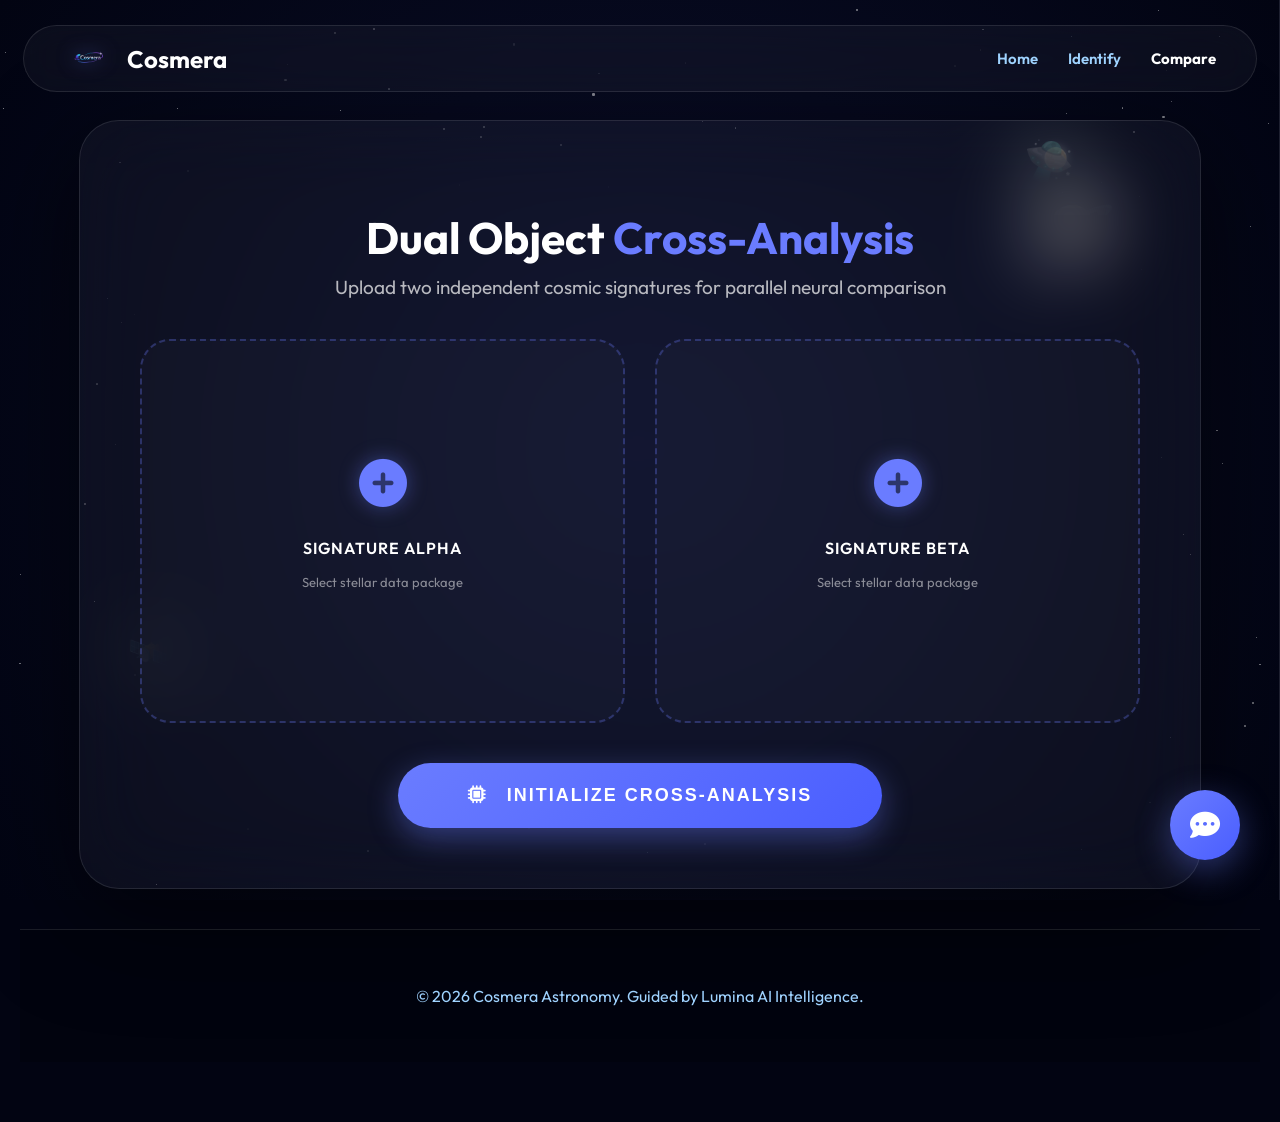
<file: compare.html>
<!DOCTYPE html>
<html lang="en">
<head>
    <meta charset="UTF-8">
    <meta name="viewport" content="width=device-width, initial-scale=1.0">
    <title>Compare | Cosmera AI</title>
    <link href="https://fonts.googleapis.com/css2?family=Outfit:wght@300;400;600;700&display=swap" rel="stylesheet">
    <link rel="stylesheet" href="https://cdnjs.cloudflare.com/ajax/libs/font-awesome/6.4.0/css/all.min.css">
    <link rel="stylesheet" href="cosmic-animations.css">
    <style>
        :root {
            --bg-deep: #020412;
            --accent-primary: #6a7cff;
            --accent-secondary: #9fd3ff;
            --accent-glow: rgba(106, 124, 255, 0.4);
            --glass: rgba(255, 255, 255, 0.04);
            --glass-border: rgba(255, 255, 255, 0.1);
            --text-dim: #9fd3ff;
        }
        body {
            background: var(--bg-deep);
            color: white;
            font-family: 'Outfit', sans-serif;
            min-height: 100vh;
            margin: 0;
            display: flex;
            flex-direction: column;
            align-items: center;
            justify-content: flex-start;
            padding: 120px 20px 60px;
            overflow-x: hidden;
        }
        #starfield { position: fixed; top:0; left:0; width:100%; height:100%; z-index:-1; pointer-events:none; background: radial-gradient(circle at center, #0a0e2a 0%, #020412 100%); }
        .star { position: absolute; background: white; border-radius: 50%; opacity: 0.5; animation: twinkle var(--d) infinite; }
        @keyframes twinkle { 0%,100% {opacity:0.3; transform: scale(1);} 50% {opacity:1; transform: scale(1.2);} }

        .container {
            background: var(--glass);
            backdrop-filter: blur(40px);
            border: 1px solid var(--glass-border);
            padding: 60px;
            border-radius: 40px;
            width: 100%;
            max-width: 1000px;
            text-align: center;
            box-shadow: 0 30px 100px rgba(0,0,0,0.6);
            position: relative;
            z-index: 1;
            margin-bottom: 40px;
        }

        .compare-grid { display: grid; grid-template-columns: 1fr 1fr; gap: 30px; width: 100%; margin: 40px 0; }
        .compare-box { 
            background: rgba(255,255,255,0.02); 
            border: 2px dashed rgba(106, 124, 255, 0.3); 
            border-radius: 30px; 
            padding: 40px; 
            text-align: center; 
            cursor: pointer; 
            transition: 0.4s;
            position: relative;
            min-height: 300px;
            display: flex;
            flex-direction: column;
            align-items: center;
            justify-content: center;
        }
        .compare-box:hover { border-color: var(--accent-primary); background: rgba(106, 124, 255, 0.08); transform: translateY(-5px); }
        .compare-preview { width: 100%; height: 220px; object-fit: cover; border-radius: 20px; display: none; margin-bottom: 15px; box-shadow: 0 10px 30px rgba(0,0,0,0.5); }

        .btn-main {
            background: linear-gradient(135deg, var(--accent-primary), #4a5eff);
            border: none;
            padding: 22px 70px;
            border-radius: 100px;
            color: white;
            font-weight: 700;
            font-size: 18px;
            cursor: pointer;
            transition: 0.4s;
            box-shadow: 0 10px 30px var(--accent-glow);
            letter-spacing: 2px;
            text-transform: uppercase;
            position: relative;
            overflow: hidden;
        }
        .btn-main::after {
            content: '';
            position: absolute;
            top: -50%;
            left: -50%;
            width: 200%;
            height: 200%;
            background: radial-gradient(circle, rgba(255,255,255,0.2) 0%, transparent 70%);
            transform: scale(0);
            transition: 0.6s;
        }
        .btn-main:hover { transform: translateY(-5px) scale(1.02); box-shadow: 0 15px 45px var(--accent-glow); }
        .btn-main:hover::after { transform: scale(1); }

        .back-nav { position: absolute; top: 30px; left: 30px; color: var(--text-dim); text-decoration: none; font-weight: 600; z-index: 10; font-size: 16px; transition: 0.3s; }
        .back-nav:hover { color: white; transform: translateX(-5px); }

        /* --- Chat Panel --- */
        #chatPanel {
            position: fixed;
            top: 0;
            right: -480px;
            width: 480px;
            height: 100vh;
            background: rgba(5, 8, 26, 0.98);
            backdrop-filter: blur(45px);
            border-left: 1px solid var(--glass-border);
            z-index: 2500;
            display: flex;
            flex-direction: column;
            transition: 0.5s cubic-bezier(0.4, 0, 0.2, 1);
        }
        #chatPanel.open { right: 0; box-shadow: -30px 0 80px rgba(0, 0, 0, 0.9); }
        .chat-header { padding: 30px; border-bottom: 1px solid var(--glass-border); display: flex; justify-content: space-between; align-items: center; }
        #chat-messages { flex: 1; overflow-y: auto; padding: 25px; display: flex; flex-direction: column; gap: 15px; }
        .msg { max-width: 85%; padding: 14px 20px; border-radius: 20px; line-height: 1.6; font-size: 15px; animation: msgFade 0.4s forwards; }
        @keyframes msgFade { from { opacity: 0; transform: translateY(15px); } }
        .user-msg { align-self: flex-end; background: var(--accent-primary); color: white; border-bottom-right-radius: 4px; }
        .bot-msg { align-self: flex-start; background: rgba(255, 255, 255, 0.08); border: 1px solid var(--glass-border); border-bottom-left-radius: 4px; }
        .chat-input-area { padding: 25px; border-top: 1px solid var(--glass-border); display: flex; gap: 15px; align-items: center; }
        #chat-input { flex: 1; background: rgba(255, 255, 255, 0.06); border: 1px solid var(--glass-border); padding: 14px 25px; border-radius: 100px; color: white; outline: none; }
        .send-btn, .stop-btn { width: 50px; height: 50px; border: none; border-radius: 50%; color: white; cursor: pointer; display: flex; align-items: center; justify-content: center; }
        .send-btn { background: var(--accent-primary); }
        .stop-btn { background: #ff4a4a; display: none; }
        #chatToggle { position: fixed; bottom: 40px; right: 40px; width: 70px; height: 70px; background: linear-gradient(135deg, var(--accent-primary), #4a5eff); border-radius: 50%; display: flex; align-items: center; justify-content: center; color: white; font-size: 30px; cursor: pointer; box-shadow: 0 10px 35px var(--accent-glow); z-index: 2000; transition: 0.4s; }
        #chatToggle:hover { transform: scale(1.1) rotate(10deg); }
        .typing-indicator { display: none; align-self: flex-start; padding: 10px 20px; gap: 5px; }
        .dot { width: 8px; height: 8px; background: var(--text-dim); border-radius: 50%; animation: pulse 1s infinite alternate; }
        .dot:nth-child(2) { animation-delay: 0.2s; }
        .dot:nth-child(3) { animation-delay: 0.4s; }
        @keyframes pulse { to { opacity: 0.3; transform: scale(0.8); } }
        
        footer { width: 100%; text-align: center; padding: 40px 0; margin-top: auto; color: var(--text-dim); border-top: 1px solid var(--glass-border); background: rgba(0,0,0,0.2); position: relative; z-index: 2; }

        @media (max-width: 900px) {
            .compare-grid { grid-template-columns: 1fr; }
            #chatPanel { width: 100%; right: -100%; }
        }
    </style>
</head>
<body>
    <div id="starfield"></div>
    <nav style="position: fixed; top: 25px; left: 50%; transform: translateX(-50%); width: 90%; max-width: 1200px; background: var(--glass); backdrop-filter: blur(20px); border: 1px solid var(--glass-border); border-radius: 100px; padding: 15px 40px; display: flex; justify-content: space-between; align-items: center; z-index: 1000;">
        <a href="index.html" style="display: flex; align-items: center; gap: 10px; text-decoration: none; color: white; font-weight: 700; font-size: 24px;">
            <img src="cosmera-logo.png" alt="Logo" style="height: 35px; filter: drop-shadow(0 0 10px var(--accent-primary));">
            <span>Cosmera</span>
        </a>
        <div style="display: flex; gap: 30px;">
            <a href="index.html" style="color: var(--text-dim); text-decoration: none; font-weight: 600; font-size: 15px; transition: 0.3s;">Home</a>
            <a href="identify.html" style="color: var(--text-dim); text-decoration: none; font-weight: 600; font-size: 15px; transition: 0.3s;">Identify</a>
            <a href="compare.html" style="color: white; text-decoration: none; font-weight: 700; font-size: 15px;">Compare</a>
        </div>
    </nav>

    <div class="container">
        <h1 style="font-size: 44px; margin-bottom: 10px;">Dual Object <span style="color:var(--accent-primary)">Cross-Analysis</span></h1>
        <p style="opacity:0.7; font-size: 19px; max-width: 750px; margin: 0 auto;">Upload two independent cosmic signatures for parallel neural comparison</p>

        <div class="compare-grid">
            <div class="compare-box" onclick="document.getElementById('comp1').click()">
                <img id="prev1" class="compare-preview">
                <div id="box1-text">
                    <i class="fas fa-plus-circle fa-3x" style="color:var(--accent-primary); margin-bottom:15px; filter:drop-shadow(0 0 10px var(--accent-glow));"></i>
                    <p style="font-weight:600; letter-spacing:1px;">SIGNATURE ALPHA</p>
                    <p style="font-size:13px; opacity:0.5; margin-top:8px;">Select stellar data package</p>
                </div>
                <input type="file" id="comp1" hidden onchange="previewComp(this, 'prev1', 'box1-text')">
            </div>
            <div class="compare-box" onclick="document.getElementById('comp2').click()">
                <img id="prev2" class="compare-preview">
                <div id="box2-text">
                    <i class="fas fa-plus-circle fa-3x" style="color:var(--accent-primary); margin-bottom:15px; filter:drop-shadow(0 0 10px var(--accent-glow));"></i>
                    <p style="font-weight:600; letter-spacing:1px;">SIGNATURE BETA</p>
                    <p style="font-size:13px; opacity:0.5; margin-top:8px;">Select stellar data package</p>
                </div>
                <input type="file" id="comp2" hidden onchange="previewComp(this, 'prev2', 'box2-text')">
            </div>
        </div>

        <button class="btn-main" onclick="runComparison()">
            <i class="fas fa-microchip" style="margin-right:12px;"></i> Initialize Cross-Analysis
        </button>
    </div>

    <!-- Chat Sidebar -->
    <div id="chatToggle" onclick="toggleChat()"><i class="fas fa-comment-dots"></i></div>
    <aside id="chatPanel">
        <div class="chat-header">
            <h3><i class="fas fa-robot"></i> Lumina Intelligence</h3>
            <button onclick="toggleChat()" style="background:none; border:none; color:white; font-size:28px; cursor:pointer;">&times;</button>
        </div>
        <div id="chat-messages">
            <div class="msg bot-msg">Neural link active for cross-analysis. Please provide dual spatial signatures for deconstruction.</div>
        </div>
        <div class="typing-indicator" id="typing">
            <div class="dot"></div><div class="dot"></div><div class="dot"></div>
        </div>
        <div class="chat-input-area">
            <input type="text" id="chat-input" placeholder="Ask Lumina about this comparison..." onkeypress="if(event.key==='Enter') sendMessage()">
            <button class="send-btn" id="sendBtn" onclick="sendMessage()"><i class="fas fa-paper-plane"></i></button>
            <button class="stop-btn" id="stopBtn" onclick="stopChat()"><i class="fas fa-stop"></i></button>
        </div>
    </aside>
    <footer>
        <p>&copy; 2026 Cosmera Astronomy. Guided by Lumina AI Intelligence.</p>
    </footer>
    <script>
        // Starfield
        const sf = document.getElementById('starfield');
        for(let i=0; i<150; i++){
            const s = document.createElement('div');
            s.className = 'star';
            const size = Math.random()*2.5;
            s.style.width=size+'px'; s.style.height=size+'px';
            s.style.left=Math.random()*100+'%'; s.style.top=Math.random()*100+'%';
            s.style.setProperty('--d', (2+Math.random()*4)+'s');
            sf.appendChild(s);
        }

        function previewComp(input, prevId, textId) {
            if (input.files[0]) {
                const reader = new FileReader();
                reader.onload = e => {
                    document.getElementById(prevId).src = e.target.result;
                    document.getElementById(prevId).style.display = 'block';
                    document.getElementById(textId).style.display = 'none';
                };
                reader.readAsDataURL(input.files[0]);
            }
        }

        async function runComparison() {
            const f1 = document.getElementById('comp1').files[0];
            const f2 = document.getElementById('comp2').files[0];
            if(!f1 || !f2) { alert("Please provide both stellar signatures."); return; }
            
            if(!document.getElementById('chatPanel').classList.contains('open')) toggleChat();
            addMsg("Running dual-signature cross-analysis...", 'bot-msg');

            try {
                const fd1 = new FormData(); fd1.append('file', f1);
                const fd2 = new FormData(); fd2.append('file', f2);
                
                const [r1, r2] = await Promise.all([
                    fetch('/predict', {method:'POST', body:fd1}).then(r => r.json()),
                    fetch('/predict', {method:'POST', body:fd2}).then(r => r.json())
                ]);

                const comparisonPrompt = `Analyze and compare these two celestial detections: Detection A is a ${r1.prediction} (Confidence: ${Math.round(r1.confidence*100)}%). Detection B is a ${r2.prediction} (Confidence: ${Math.round(r2.confidence*100)}%). Explain the core differences between these two celestial objects.`;
                
                document.getElementById('chat-input').value = comparisonPrompt;
                sendMessage();
            } catch(e) {
                addMsg("Cross-analysis link failed. Neural sync required.", 'bot-msg');
            }
        }

        // Chat Logic
        let abortController = null;
        function toggleChat() { document.getElementById('chatPanel').classList.toggle('open'); }
        async function sendMessage() {
            const input = document.getElementById('chat-input');
            const msg = input.value.trim();
            if (!msg) return;
            addMsg(msg, 'user-msg'); input.value = '';
            const sb = document.getElementById('sendBtn');
            const stb = document.getElementById('stopBtn');
            const typ = document.getElementById('typing');
            sb.style.display = 'none'; stb.style.display = 'flex';
            typ.style.display = 'flex';
            abortController = new AbortController();
            try {
                const response = await fetch('/chat', {
                    method: 'POST',
                    headers: {'Content-Type': 'application/json'},
                    body: JSON.stringify({message: msg}),
                    signal: abortController.signal
                });
                const reader = response.body.getReader();
                typ.style.display = 'none';
                let botDiv = addMsg('', 'bot-msg');
                while (true) {
                    const {done, value} = await reader.read();
                    if (done) break;
                    botDiv.innerText += new TextDecoder().decode(value);
                    document.getElementById('chat-messages').scrollTop = 99999;
                }
            } catch (e) {
                typ.style.display = 'none';
                if (e.name === 'AbortError') addMsg("(Stopped)", 'bot-msg');
                else addMsg("Lumina link interrupted.", 'bot-msg');
            } finally {
                sb.style.display = 'flex'; stb.style.display = 'none';
                abortController = null;
            }
        }
        function stopChat() { if (abortController) abortController.abort(); }
        function addMsg(t, c) {
            const d = document.createElement('div'); d.className = `msg ${c}`; d.innerText = t;
            const log = document.getElementById('chat-messages'); log.appendChild(d);
            log.scrollTop = 99999; return d;
        }
    </script>
    <script src="cosmic-animations.js"></script>
</body>
</html>
</file>
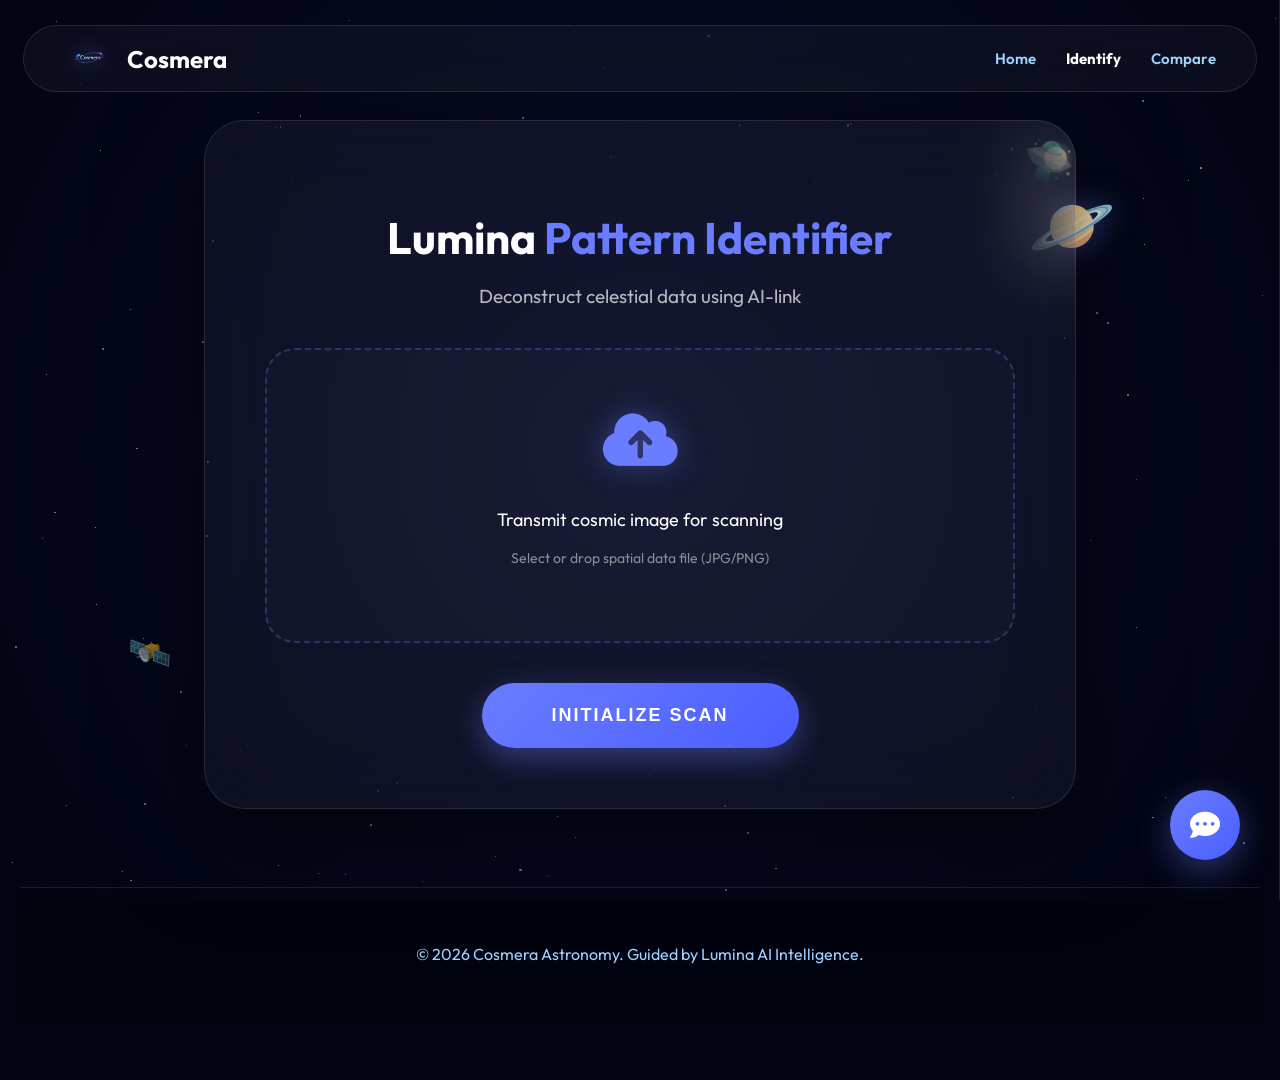
<file: identify.html>
<!DOCTYPE html>
<html lang="en">

<head>
    <meta charset="UTF-8">
    <meta name="viewport" content="width=device-width, initial-scale=1.0">
    <title>Identify | Cosmera AI</title>
    <link href="https://fonts.googleapis.com/css2?family=Outfit:wght@300;400;600;700&display=swap" rel="stylesheet">
    <link rel="stylesheet" href="https://cdnjs.cloudflare.com/ajax/libs/font-awesome/6.4.0/css/all.min.css">
    <link rel="stylesheet" href="cosmic-animations.css">
    <style>
        :root {
            --bg-deep: #020412;
            --accent-primary: #6a7cff;
            --accent-secondary: #9fd3ff;
            --accent-glow: rgba(106, 124, 255, 0.4);
            --glass: rgba(255, 255, 255, 0.04);
            --glass-border: rgba(255, 255, 255, 0.1);
            --text-dim: #9fd3ff;
        }

        body {
            background: var(--bg-deep);
            color: white;
            font-family: 'Outfit', sans-serif;
            min-height: 100vh;
            margin: 0;
            display: flex;
            flex-direction: column;
            align-items: center;
            justify-content: flex-start;
            padding: 120px 20px 60px;
            overflow-x: hidden;
        }

        #starfield {
            position: fixed;
            top: 0;
            left: 0;
            width: 100%;
            height: 100%;
            z-index: -1;
            pointer-events: none;
            background: radial-gradient(circle at center, #0a0e2a 0%, #020412 100%);
        }

        .star {
            position: absolute;
            background: white;
            border-radius: 50%;
            opacity: 0.5;
            animation: twinkle var(--d) infinite;
        }

        @keyframes twinkle {

            0%,
            100% {
                opacity: 0.3;
                transform: scale(1);
            }

            50% {
                opacity: 1;
                transform: scale(1.2);
            }
        }

        .container {
            background: var(--glass);
            backdrop-filter: blur(40px);
            border: 1px solid var(--glass-border);
            padding: 60px;
            border-radius: 40px;
            width: 100%;
            max-width: 750px;
            text-align: center;
            box-shadow: 0 30px 100px rgba(0, 0, 0, 0.6);
            position: relative;
            z-index: 1;
            margin-bottom: 40px;
        }

        .upload-zone {
            border: 2px dashed rgba(106, 124, 255, 0.3);
            border-radius: 30px;
            padding: 60px 40px;
            margin: 40px 0;
            cursor: pointer;
            transition: 0.4s;
            background: rgba(255, 255, 255, 0.02);
            position: relative;
        }

        .upload-zone:hover {
            border-color: var(--accent-primary);
            background: rgba(106, 124, 255, 0.06);
        }

        #preview {
            width: 100%;
            max-height: 400px;
            object-fit: contain;
            border-radius: 20px;
            display: none;
            box-shadow: 0 10px 40px rgba(0, 0, 0, 0.5);
        }

        .upload-icon {
            font-size: 60px;
            color: var(--accent-primary);
            margin-bottom: 20px;
            filter: drop-shadow(0 0 15px var(--accent-glow));
        }

        .btn-main {
            background: linear-gradient(135deg, var(--accent-primary), #4a5eff);
            border: none;
            padding: 22px 70px;
            border-radius: 100px;
            color: white;
            font-weight: 700;
            font-size: 18px;
            cursor: pointer;
            transition: 0.4s;
            box-shadow: 0 10px 30px var(--accent-glow);
            letter-spacing: 2px;
            text-transform: uppercase;
            position: relative;
            overflow: hidden;
        }

        .btn-main::after {
            content: '';
            position: absolute;
            top: -50%;
            left: -50%;
            width: 200%;
            height: 200%;
            background: radial-gradient(circle, rgba(255, 255, 255, 0.2) 0%, transparent 70%);
            transform: scale(0);
            transition: 0.6s;
        }

        .btn-main:hover {
            transform: translateY(-5px) scale(1.02);
            box-shadow: 0 15px 45px var(--accent-glow);
        }

        .btn-main:hover::after {
            transform: scale(1);
        }

        .loader {
            display: none;
            margin-top: 40px;
        }

        .spin {
            width: 60px;
            height: 60px;
            border: 4px solid var(--glass-border);
            border-top-color: var(--accent-primary);
            border-radius: 50%;
            animation: spin 0.8s infinite linear;
            margin: 0 auto 20px;
        }

        @keyframes spin {
            to {
                transform: rotate(360deg);
            }
        }

        #result {
            margin-top: 50px;
            display: none;
            text-align: left;
            padding: 40px;
            background: rgba(255, 255, 255, 0.05);
            border: 1px solid var(--glass-border);
            border-radius: 35px;
            animation: slideUp 0.6s forwards;
        }

        @keyframes slideUp {
            from {
                opacity: 0;
                transform: translateY(30px);
            }
        }

        .res-header {
            display: flex;
            justify-content: space-between;
            align-items: center;
            margin-bottom: 25px;
        }

        .confidence-label {
            background: var(--accent-primary);
            padding: 6px 18px;
            border-radius: 20px;
            font-weight: 700;
            font-size: 14px;
        }

        .prog-bg {
            background: rgba(255, 255, 255, 0.1);
            border-radius: 10px;
            height: 12px;
            margin-bottom: 25px;
            overflow: hidden;
        }

        .prog-bar {
            background: linear-gradient(to right, var(--accent-primary), #9fd3ff);
            height: 100%;
            width: 0;
            transition: width 1.5s cubic-bezier(0.1, 0, 0.2, 1);
        }

        .learn-more-btn {
            display: inline-flex;
            align-items: center;
            gap: 12px;
            background: var(--accent-primary);
            border: none;
            color: white;
            padding: 12px 25px;
            border-radius: 100px;
            text-decoration: none;
            font-weight: 600;
            margin-top: 20px;
            transition: 0.3s;
            cursor: pointer;
        }

        .learn-more-btn:hover {
            transform: translateY(-3px);
            box-shadow: 0 10px 20px var(--accent-glow);
        }

        .back-nav {
            position: absolute;
            top: 30px;
            left: 30px;
            color: var(--text-dim);
            text-decoration: none;
            font-weight: 600;
            z-index: 10;
        }

        .back-nav:hover {
            color: white;
        }

        /* --- Full Chat System --- */
        #chatPanel {
            position: fixed;
            top: 0;
            right: -480px;
            width: 480px;
            height: 100vh;
            background: rgba(5, 8, 26, 0.98);
            backdrop-filter: blur(45px);
            border-left: 1px solid var(--glass-border);
            z-index: 2500;
            display: flex;
            flex-direction: column;
            transition: 0.5s cubic-bezier(0.4, 0, 0.2, 1);
        }

        #chatPanel.open {
            right: 0;
            box-shadow: -30px 0 80px rgba(0, 0, 0, 0.9);
        }

        .chat-header {
            padding: 30px;
            border-bottom: 1px solid var(--glass-border);
            display: flex;
            justify-content: space-between;
            align-items: center;
        }

        #chat-messages {
            flex: 1;
            overflow-y: auto;
            padding: 25px;
            display: flex;
            flex-direction: column;
            gap: 15px;
        }

        .msg {
            max-width: 85%;
            padding: 14px 20px;
            border-radius: 20px;
            line-height: 1.6;
            font-size: 15px;
            animation: msgFade 0.4s forwards;
        }

        @keyframes msgFade {
            from {
                opacity: 0;
                transform: translateY(15px);
            }
        }

        .user-msg {
            align-self: flex-end;
            background: var(--accent-primary);
            color: white;
            border-bottom-right-radius: 4px;
        }

        .bot-msg {
            align-self: flex-start;
            background: rgba(255, 255, 255, 0.08);
            border: 1px solid var(--glass-border);
            border-bottom-left-radius: 4px;
        }

        .chat-input-area {
            padding: 25px;
            border-top: 1px solid var(--glass-border);
            display: flex;
            gap: 15px;
            align-items: center;
        }

        #chat-input {
            flex: 1;
            background: rgba(255, 255, 255, 0.06);
            border: 1px solid var(--glass-border);
            padding: 14px 25px;
            border-radius: 100px;
            color: white;
            outline: none;
        }

        .send-btn {
            width: 50px;
            height: 50px;
            border: none;
            border-radius: 50%;
            color: white;
            cursor: pointer;
            background: var(--accent-primary);
            display: flex;
            align-items: center;
            justify-content: center;
        }

        .stop-btn {
            width: 50px;
            height: 50px;
            border: none;
            border-radius: 50%;
            color: white;
            cursor: pointer;
            background: #ff4a4a;
            display: none;
            align-items: center;
            justify-content: center;
        }

        #chatToggle {
            position: fixed;
            bottom: 40px;
            right: 40px;
            width: 70px;
            height: 70px;
            background: linear-gradient(135deg, var(--accent-primary), #4a5eff);
            border-radius: 50%;
            display: flex;
            align-items: center;
            justify-content: center;
            color: white;
            font-size: 30px;
            cursor: pointer;
            box-shadow: 0 10px 35px var(--accent-glow);
            z-index: 2000;
            transition: 0.4s;
        }

        #chatToggle:hover {
            transform: scale(1.1) rotate(10deg);
        }

        .typing-indicator {
            display: none;
            align-self: flex-start;
            padding: 10px 20px;
            gap: 5px;
        }

        .dot {
            width: 8px;
            height: 8px;
            background: var(--text-dim);
            border-radius: 50%;
            animation: pulse 1s infinite alternate;
        }

        .dot:nth-child(2) {
            animation-delay: 0.2s;
        }

        .dot:nth-child(3) {
            animation-delay: 0.4s;
        }

        @keyframes pulse {
            to {
                opacity: 0.3;
                transform: scale(0.8);
            }
        }

        footer {
            width: 100%;
            text-align: center;
            padding: 40px 0;
            margin-top: auto;
            color: var(--text-dim);
            border-top: 1px solid var(--glass-border);
            background: rgba(0, 0, 0, 0.2);
            position: relative;
            z-index: 2;
        }
    </style>
</head>

<body>
    <div id="starfield"></div>
    <nav
        style="position: fixed; top: 25px; left: 50%; transform: translateX(-50%); width: 90%; max-width: 1200px; background: var(--glass); backdrop-filter: blur(20px); border: 1px solid var(--glass-border); border-radius: 100px; padding: 15px 40px; display: flex; justify-content: space-between; align-items: center; z-index: 1000;">
        <a href="index.html"
            style="display: flex; align-items: center; gap: 10px; text-decoration: none; color: white; font-weight: 700; font-size: 24px;">
            <img src="cosmera-logo.png" alt="Logo"
                style="height: 35px; filter: drop-shadow(0 0 10px var(--accent-primary));">
            <span>Cosmera</span>
        </a>
        <div style="display: flex; gap: 30px;">
            <a href="index.html"
                style="color: var(--text-dim); text-decoration: none; font-weight: 600; font-size: 15px; transition: 0.3s;">Home</a>
            <a href="identify.html"
                style="color: white; text-decoration: none; font-weight: 700; font-size: 15px;">Identify</a>
            <a href="compare.html"
                style="color: var(--text-dim); text-decoration: none; font-weight: 600; font-size: 15px; transition: 0.3s;">Compare</a>
        </div>
    </nav>

    <div class="container">
        <h1 style="font-size: 44px; margin-bottom: 10px;">Lumina <span style="color:var(--accent-primary)">Pattern
                Identifier</span></h1>
        <p style="opacity:0.7; font-size: 19px;">Deconstruct celestial data using AI-link</p>

        <div class="upload-zone" onclick="document.getElementById('imageInput').click()">
            <img id="preview">
            <div id="placeholder">
                <i class="fas fa-cloud-upload-alt upload-icon"></i>
                <p style="font-size: 18px;">Transmit cosmic image for scanning</p>
                <p style="font-size: 14px; opacity:0.5; margin-top:10px;">Select or drop spatial data file (JPG/PNG)</p>
            </div>
            <div id="readyLabel" style="display:none; color:var(--accent-secondary); font-weight:600; margin-top:15px;">
                <i class="fas fa-check-circle"></i> Image ready for Lumina analysis
            </div>
            <input type="file" id="imageInput" hidden accept="image/*" onchange="previewImage(this)">
        </div>

        <button class="btn-main" id="analyzeBtn" onclick="sendImage()">INITIALIZE SCAN</button>

        <div class="loader" id="loader">
            <div class="cosmic-loader">
                <div class="core-planet">🪐</div>
                <div class="orbit-ring">
                    <div class="orbit-moon">🌕</div>
                </div>
            </div>
            <p style="letter-spacing: 3px; font-weight:600; font-size: 14px;">INTERPRETING SPATIAL VECTORS...</p>
        </div>

        <div id="result">
            <div class="res-header">
                <div>
                    <h2 id="resTitle" style="margin:0; font-size: 32px;">OBJECT</h2>
                    <p id="lowConfWarning"
                        style="display:none; color:#ff4a4a; font-size:13px; margin-top:5px; font-weight:600;">
                        <i class="fas fa-exclamation-triangle"></i> Lumina is uncertain about this object.
                    </p>
                </div>
                <span class="confidence-label" id="resConfidence">0% Match</span>
            </div>
            <div class="prog-bg">
                <div class="prog-bar" id="progBar"></div>
            </div>

            <div id="knowledgeCard"
                style="background:rgba(255,255,255,0.03); padding:25px; border-radius:20px; border:1px solid var(--glass-border); margin-bottom:25px;">
                <h4
                    style="color:var(--accent-secondary); margin-bottom:10px; text-transform:uppercase; letter-spacing:1px;">
                    Lumina Database Entry</h4>
                <p id="resDescription" style="line-height:1.7; opacity:0.8; font-size: 16px; margin-bottom:15px;"></p>
                <div id="formationExplanation"
                    style="border-top:1px solid var(--glass-border); padding-top:15px; font-size:14px; color:var(--text-dim);">
                </div>
            </div>

            <div style="display:flex; flex-wrap:wrap; gap:10px; margin-bottom:20px;">
                <button class="suggestion-btn" onclick="askQuick('Explain this object in detail')">Explain this
                    object</button>
                <button class="suggestion-btn" onclick="askQuick('Where are these found in our galaxy?')">Where are
                    these found?</button>
                <button class="suggestion-btn" onclick="askQuick('How is this object formed?')">How are they
                    formed?</button>
            </div>

            <button class="learn-more-btn" onclick="askLuminaAboutResult()">
                <i class="fas fa-robot"></i> Advanced Neural Dialogue
            </button>
        </div>
    </div>

    <!-- Chat Sidebar -->
    <div id="chatToggle" onclick="toggleChat()"><i class="fas fa-comment-dots"></i></div>
    <aside id="chatPanel">
        <div class="chat-header">
            <h3><i class="fas fa-robot"></i> Lumina Assistant</h3>
            <button onclick="toggleChat()"
                style="background:none; border:none; color:white; font-size:28px; cursor:pointer;">&times;</button>
        </div>
        <div id="chat-messages">
            <div class="msg bot-msg">Neural link active. How can I assist your identification process?</div>
        </div>
        <div class="typing-indicator" id="typing">
            <div class="dot"></div>
            <div class="dot"></div>
            <div class="dot"></div>
        </div>
        <div class="chat-input-area">
            <button class="send-btn" onclick="window.location.reload()"
                style="background: rgba(255,255,255,0.05); border: 1px solid var(--glass-border); margin-right: 5px;"
                title="New Identification">
                <i class="fas fa-camera"></i>
            </button>
            <input type="text" id="chat-input" placeholder="Ask about the universe..."
                onkeypress="if(event.key==='Enter') sendMessage()">
            <button class="send-btn" id="sendBtn" onclick="sendMessage()"><i class="fas fa-paper-plane"></i></button>
            <button class="stop-btn" id="stopBtn" onclick="stopChat()"><i class="fas fa-stop"></i></button>
        </div>
    </aside>

    <footer>
        <p>&copy; 2026 Cosmera Astronomy. Guided by Lumina AI Intelligence.</p>
    </footer>

    <script>
        // Starfield
        const sf = document.getElementById('starfield');
        for (let i = 0; i < 150; i++) {
            const s = document.createElement('div');
            s.className = 'star';
            const size = Math.random() * 2.5;
            s.style.width = size + 'px'; s.style.height = size + 'px';
            s.style.left = Math.random() * 100 + '%'; s.style.top = Math.random() * 100 + '%';
            s.style.setProperty('--d', (2 + Math.random() * 4) + 's');
            sf.appendChild(s);
        }

        function previewImage(input) {
            if (input.files[0]) {
                const reader = new FileReader();
                reader.onload = e => {
                    document.getElementById('preview').src = e.target.result;
                    document.getElementById('preview').style.display = 'block';
                    document.getElementById('placeholder').style.display = 'none';
                    document.getElementById('readyLabel').style.display = 'block';
                    document.getElementById('result').style.display = 'none';
                };
                reader.readAsDataURL(input.files[0]);
            }
        }

        let chatHistory = [];
        let lastIdentifiedObj = "";

        async function sendImage() {
            const input = document.getElementById('imageInput');
            if (!input.files[0]) return;
            document.getElementById('analyzeBtn').style.display = 'none';
            document.getElementById('loader').style.display = 'block';
            document.getElementById('result').style.display = 'none';
            const fd = new FormData();
            fd.append('file', input.files[0]);
            try {
                const response = await fetch('/predict', { method: 'POST', body: fd });
                const d = await response.json();
                setTimeout(async () => {
                    document.getElementById('loader').style.display = 'none';
                    document.getElementById('analyzeBtn').style.display = 'inline-block';
                    document.getElementById('result').style.display = 'block';
                    const label = d.prediction.toLowerCase();
                    lastIdentifiedObj = label;
                    document.getElementById('resTitle').innerText = label.toUpperCase().replace(/_/g, ' ');
                    const conf = Math.round(d.confidence * 100);
                    document.getElementById('resConfidence').innerText = conf + '% MATCH';
                    document.getElementById('progBar').style.width = conf + '%';

                    document.getElementById('resDescription').innerText = "Querying Lumina neural network for scientific facts...";
                    document.getElementById('formationExplanation').innerHTML = "";

                    const lowConf = document.getElementById('lowConfWarning');
                    if (conf < 50) lowConf.style.display = 'block'; else lowConf.style.display = 'none';

                    // Contextual history update
                    chatHistory.push({role: "user", content: `I just scanned an image that looks like a ${label} with ${conf}% confidence.`});
                    
                    // Auto-trigger explanation
                    try {
                        const initResp = await fetch('/chat', {
                            method: 'POST',
                            headers: { 'Content-Type': 'application/json' },
                            body: JSON.stringify({ message: `Provide a short 2 sentence explanation of a ${label} and 1 sentence on how it is formed.`, history: chatHistory })
                        });
                        const reader = initResp.body.getReader();
                        let explanation = "";
                        while (true) {
                            const { done, value } = await reader.read();
                            if (done) break;
                            explanation += new TextDecoder().decode(value);
                            document.getElementById('resDescription').innerText = explanation;
                        }
                        chatHistory.push({role: "assistant", content: explanation});
                    } catch(e) {}

                    // Automatically open chat after a few seconds or show a hint
                    setTimeout(() => {
                        if (!document.getElementById('chatPanel').classList.contains('open')) {
                            addMsg("I've analyzed the " + label + ". What would you like to know about it?", 'bot-msg');
                        }
                    }, 2000);
                }, 1500);
            } catch (e) {
                alert("Neural link failed.");
                document.getElementById('loader').style.display = 'none';
                document.getElementById('analyzeBtn').style.display = 'inline-block';
            }
        }

        // Chat Logic
        let abortController = null;
        function toggleChat() { document.getElementById('chatPanel').classList.toggle('open'); }
        async function sendMessage() {
            const input = document.getElementById('chat-input');
            const msg = input.value.trim();
            if (!msg) return;
            addMsg(msg, 'user-msg'); input.value = '';
            const sb = document.getElementById('sendBtn');
            const stb = document.getElementById('stopBtn');
            const typ = document.getElementById('typing');
            sb.style.display = 'none'; stb.style.display = 'flex';
            typ.style.display = 'flex';
            abortController = new AbortController();
            try {
                const response = await fetch('/chat', {
                    method: 'POST',
                    headers: { 'Content-Type': 'application/json' },
                    body: JSON.stringify({ message: msg, history: chatHistory }),
                    signal: abortController.signal
                });
                chatHistory.push({role: "user", content: msg});
                
                const reader = response.body.getReader();
                typ.style.display = 'none';
                let botDiv = addMsg('', 'bot-msg');
                let fullBotReply = "";
                while (true) {
                    const { done, value } = await reader.read();
                    if (done) break;
                    let textChunk = new TextDecoder().decode(value);
                    fullBotReply += textChunk;
                    botDiv.innerHTML += textChunk.replace(/\n/g, "<br>");
                    document.getElementById('chat-messages').scrollTop = 99999;
                }
                chatHistory.push({role: "assistant", content: fullBotReply});
                
                // Add rating feedback system
                let ratingDiv = document.createElement("div");
                ratingDiv.style.marginTop = "10px";
                ratingDiv.innerHTML = `<span style="font-size:12px;opacity:0.6;margin-right:10px;">Rate this response:</span> <i class="fas fa-thumbs-up" style="cursor:pointer;opacity:0.6;margin-right:8px;" onclick="this.style.color='var(--accent-secondary)';this.style.opacity='1';"></i> <i class="fas fa-thumbs-down" style="cursor:pointer;opacity:0.6;" onclick="this.style.color='#ff4a4a';this.style.opacity='1';"></i>`;
                botDiv.appendChild(ratingDiv);
                
            } catch (e) {
                typ.style.display = 'none';
                if (e.name === 'AbortError') addMsg("(Stopped)", 'bot-msg');
                else addMsg("Lumina link interrupted.", 'bot-msg');
            } finally {
                sb.style.display = 'flex'; stb.style.display = 'none';
                abortController = null;
            }
        }
        function stopChat() { if (abortController) abortController.abort(); }
        function addMsg(t, c) {
            const d = document.createElement('div'); d.className = `msg ${c}`; d.innerText = t;
            const log = document.getElementById('chat-messages'); log.appendChild(d);
            log.scrollTop = 99999; return d;
        }
        function askLuminaAboutResult() {
            const t = document.getElementById('resTitle').innerText;
            if (!document.getElementById('chatPanel').classList.contains('open')) toggleChat();
            document.getElementById('chat-input').value = 'Tell me more about ' + t;
            sendMessage();
        }
    </script>
    <script src="cosmic-animations.js"></script>
</body>

</html>
</file>
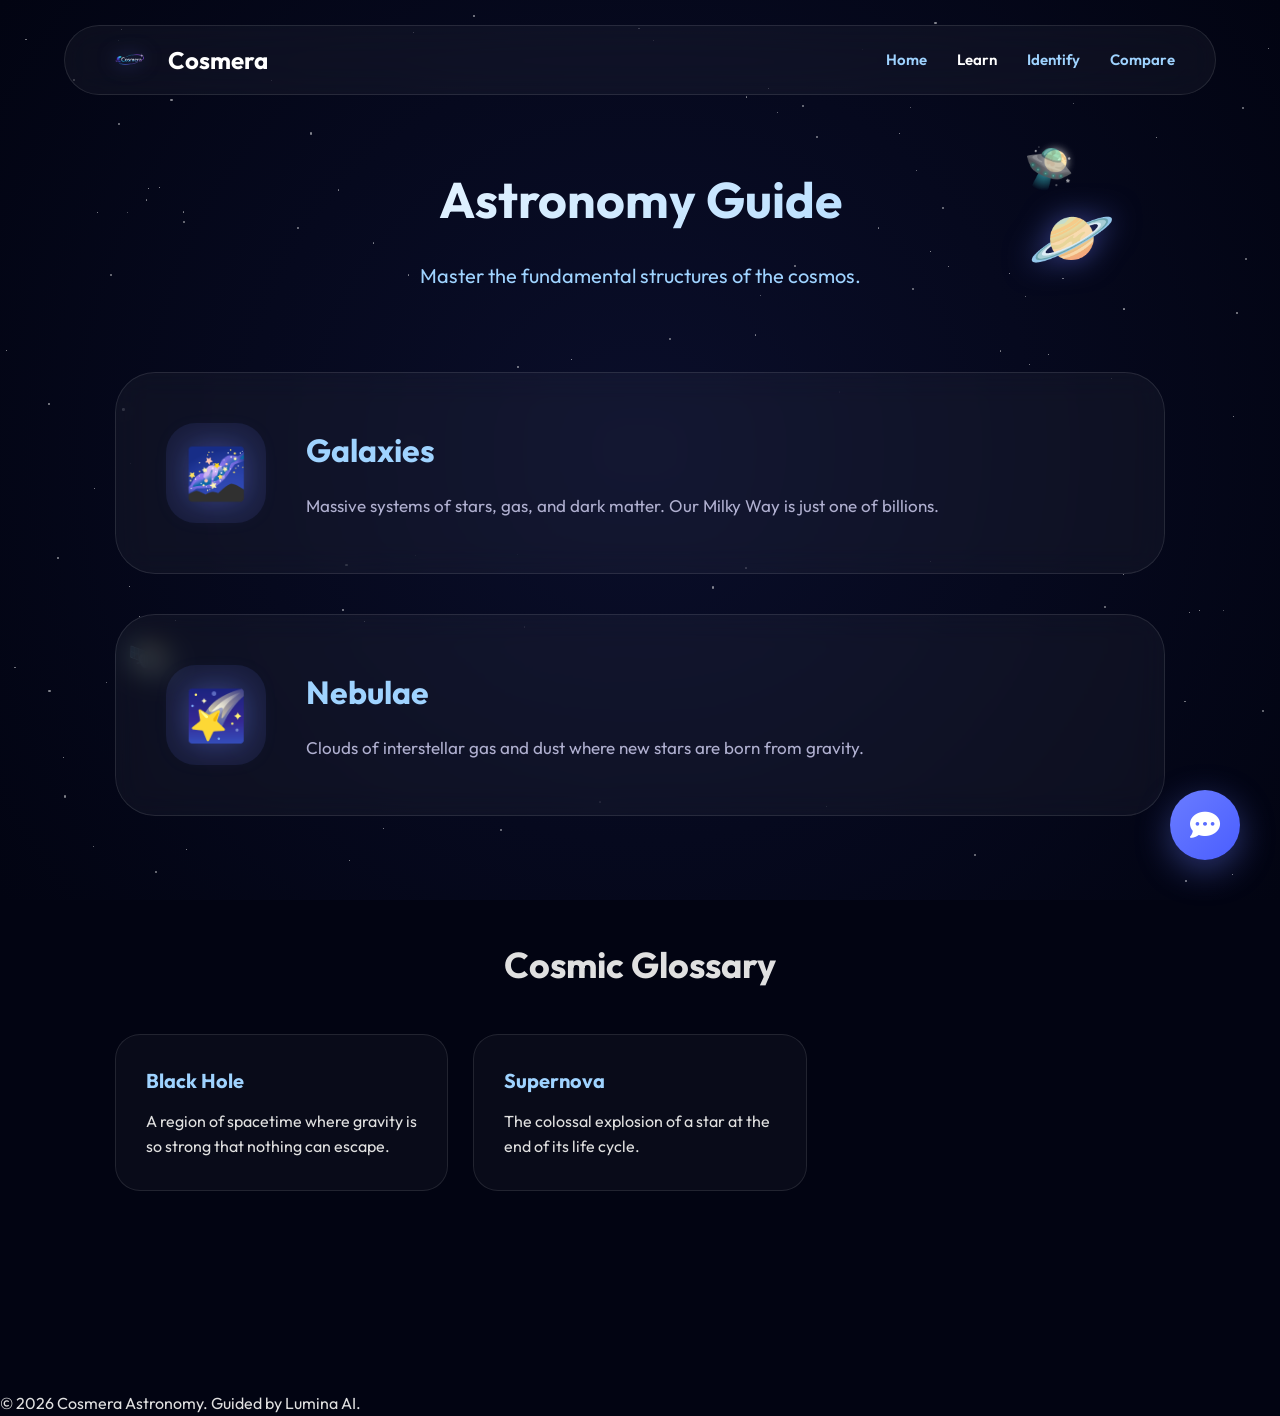
<file: learn.html>
<!DOCTYPE html>
<html lang="en">
<head>
    <meta charset="UTF-8">
    <meta name="viewport" content="width=device-width, initial-scale=1.0">
    <title>Learn | Cosmera Astronomy</title>
    <link href="https://fonts.googleapis.com/css2?family=Outfit:wght@300;400;600;700&display=swap" rel="stylesheet">
    <link rel="stylesheet" href="https://cdnjs.cloudflare.com/ajax/libs/font-awesome/6.4.0/css/all.min.css">
    <link rel="stylesheet" href="cosmic-animations.css">
    <style>
        :root {
            --bg-deep: #020412;
            --bg-dark: #05081a;
            --accent-primary: #6a7cff;
            --accent-secondary: #9fd3ff;
            --accent-glow: rgba(106, 124, 255, 0.4);
            --text-main: #e0e0e0;
            --text-dim: #9fd3ff;
            --glass: rgba(255, 255, 255, 0.04);
            --glass-border: rgba(255, 255, 255, 0.1);
            --transition-smooth: all 0.5s cubic-bezier(0.4, 0, 0.2, 1);
        }

        * {
            margin: 0;
            padding: 0;
            box-sizing: border-box;
            scroll-behavior: smooth;
        }

        body {
            background: var(--bg-deep);
            color: var(--text-main);
            font-family: 'Outfit', sans-serif;
            overflow-x: hidden;
            line-height: 1.6;
            min-height: 100vh;
        }

        #starfield {
            position: fixed;
            top: 0;
            left: 0;
            width: 100%;
            height: 100%;
            z-index: -1;
            background: radial-gradient(circle at center, #0a0e2a 0%, #020412 100%);
        }

        .star {
            position: absolute;
            background: white;
            border-radius: 50%;
            opacity: 0.5;
            animation: twinkle var(--duration) infinite ease-in-out;
        }

        @keyframes twinkle {
            0%, 100% { opacity: 0.3; transform: scale(1); }
            50% { opacity: 1; transform: scale(1.2); }
        }

        nav {
            position: fixed;
            top: 25px;
            left: 50%;
            transform: translateX(-50%);
            width: 90%;
            max-width: 1200px;
            background: var(--glass);
            backdrop-filter: blur(20px);
            border: 1px solid var(--glass-border);
            border-radius: 100px;
            padding: 15px 40px;
            display: flex;
            justify-content: space-between;
            align-items: center;
            z-index: 1000;
            transition: var(--transition-smooth);
        }

        nav.scrolled {
            top: 10px;
            width: 95%;
            padding: 10px 30px;
            background: rgba(5, 8, 26, 0.9);
            box-shadow: 0 10px 30px rgba(0,0,0,0.5);
        }

        .nav-logo {
            display: flex;
            align-items: center;
            gap: 10px; text-decoration: none; color: white; font-weight: 700; font-size: 24px;
        }

        .nav-logo img {
            height: 35px; filter: drop-shadow(0 0 10px var(--accent-primary));
        }

        .nav-links { display: flex; gap: 30px; }
        .nav-links a { color: var(--text-dim); text-decoration: none; font-weight: 600; font-size: 15px; transition: 0.3s; }
        .nav-links a:hover, .nav-links a.active { color: white; }

        .container { max-width: 1100px; margin: 160px auto 100px; padding: 0 25px; }
        .page-header { text-align: center; margin-bottom: 80px; }
        .page-header h1 { font-size: clamp(40px, 8vw, 64px); margin-bottom: 20px; background: linear-gradient(135deg, #fff, var(--accent-secondary)); -webkit-background-clip: text; -webkit-text-fill-color: transparent; }
        .page-header p { font-size: 20px; color: var(--text-dim); }

        .knowledge-section { display: grid; gap: 40px; margin-bottom: 120px; }
        .knowledge-card { background: var(--glass); backdrop-filter: blur(15px); border: 1px solid var(--glass-border); padding: 50px; border-radius: 40px; display: flex; gap: 40px; align-items: center; transition: 0.5s; opacity: 0; transform: translateY(40px); }
        .knowledge-card.visible { opacity: 1; transform: translateY(0); }
        .knowledge-card:hover { transform: scale(1.02); border-color: var(--accent-primary); box-shadow: 0 20px 50px var(--accent-glow); }

        .card-icon { width: 100px; height: 100px; background: rgba(106, 124, 255, 0.1); border-radius: 30px; display: flex; align-items: center; justify-content: center; font-size: 40px; color: var(--accent-primary); flex-shrink: 0; }
        .card-body h2 { font-size: 32px; color: var(--accent-secondary); margin-bottom: 15px; }
        .card-body p { font-size: 17px; color: #b0b0d0; line-height: 1.8; }

        .glossary-grid { display: grid; grid-template-columns: repeat(auto-fill, minmax(300px, 1fr)); gap: 25px; padding-bottom: 100px; }
        .glossary-item { background: rgba(255,255,255,0.03); border: 1px solid var(--glass-border); padding: 30px; border-radius: 25px; transition: 0.4s; opacity: 0; transform: scale(0.9); }
        .glossary-item.visible { opacity: 1; transform: scale(1); }
        .glossary-item h4 { color: var(--accent-secondary); font-size: 20px; margin-bottom: 12px; }

        /* --- Full Chat System --- */
        #chatPanel {
            position: fixed;
            top: 0;
            right: -480px;
            width: 480px;
            height: 100vh;
            background: rgba(5, 8, 26, 0.98);
            backdrop-filter: blur(45px);
            border-left: 1px solid var(--glass-border);
            z-index: 2500;
            display: flex;
            flex-direction: column;
            transition: 0.5s cubic-bezier(0.4, 0, 0.2, 1);
        }
        #chatPanel.open { right: 0; box-shadow: -30px 0 80px rgba(0, 0, 0, 0.9); }
        .chat-header { padding: 30px; border-bottom: 1px solid var(--glass-border); display: flex; justify-content: space-between; align-items: center; }
        #chat-messages { flex: 1; overflow-y: auto; padding: 25px; display: flex; flex-direction: column; gap: 15px; }
        .msg { max-width: 85%; padding: 14px 20px; border-radius: 20px; line-height: 1.6; font-size: 15px; animation: msgFade 0.4s forwards; }
        @keyframes msgFade { from { opacity: 0; transform: translateY(15px); } }
        .user-msg { align-self: flex-end; background: var(--accent-primary); color: white; border-bottom-right-radius: 4px; }
        .bot-msg { align-self: flex-start; background: rgba(255, 255, 255, 0.08); border: 1px solid var(--glass-border); border-bottom-left-radius: 4px; }
        .chat-input-area { padding: 25px; border-top: 1px solid var(--glass-border); display: flex; gap: 15px; align-items: center; }
        #chat-input { flex: 1; background: rgba(255, 255, 255, 0.06); border: 1px solid var(--glass-border); padding: 14px 25px; border-radius: 100px; color: white; outline: none; }
        .send-btn { width: 50px; height: 50px; border: none; border-radius: 50%; color: white; cursor: pointer; background: var(--accent-primary); display: flex; align-items: center; justify-content: center; }
        .stop-btn { width: 50px; height: 50px; border: none; border-radius: 50%; color: white; cursor: pointer; background: #ff4a4a; display: none; align-items: center; justify-content: center; }
        .cam-btn { background: rgba(255,255,255,0.05); border: 1px solid var(--glass-border); color: white; width: 45px; height: 45px; border-radius: 50%; cursor: pointer; transition: 0.3s; }
        .cam-btn:hover { background: var(--accent-primary); }
        #chatToggle { position: fixed; bottom: 40px; right: 40px; width: 70px; height: 70px; background: linear-gradient(135deg, var(--accent-primary), #4a5eff); border-radius: 50%; display: flex; align-items: center; justify-content: center; color: white; font-size: 30px; cursor: pointer; box-shadow: 0 10px 35px var(--accent-glow); z-index: 2000; transition: 0.4s; }
        #chatToggle:hover { transform: scale(1.1) rotate(10deg); }
        .typing-indicator { display: none; align-self: flex-start; padding: 10px 20px; gap: 5px; }
        .dot { width: 8px; height: 8px; background: var(--text-dim); border-radius: 50%; animation: pulse 1s infinite alternate; }
        @keyframes pulse { to { opacity: 0.3; transform: scale(0.8); } }
    </style>
</head>
<body>
    <div id="starfield"></div>

    <nav id="navbar">
        <a href="index.html" class="nav-logo">
            <img src="cosmera-logo.png" alt="Logo">
            <span>Cosmera</span>
        </a>
        <div class="nav-links">
            <a href="index.html">Home</a>
            <a href="learn.html" class="active">Learn</a>
            <a href="identify.html">Identify</a>
            <a href="compare.html">Compare</a>
        </div>
    </nav>

    <main class="container">
        <header class="page-header">
            <h1 style="color:white; font-size: 50px;">Astronomy Guide</h1>
            <p>Master the fundamental structures of the cosmos.</p>
        </header>

        <section class="knowledge-section">
            <div class="knowledge-card">
                <div class="card-icon"><span class="cosmic-icon-illustration" style="margin-bottom:0; font-size:50px;">🌌</span></div>
                <div class="card-body">
                    <h2>Galaxies</h2>
                    <p>Massive systems of stars, gas, and dark matter. Our Milky Way is just one of billions.</p>
                </div>
            </div>
            <div class="knowledge-card">
                <div class="card-icon"><span class="cosmic-icon-illustration" style="margin-bottom:0; font-size:50px;">🌠</span></div>
                <div class="card-body">
                    <h2>Nebulae</h2>
                    <p>Clouds of interstellar gas and dust where new stars are born from gravity.</p>
                </div>
            </div>
        </section>

        <h2 style="text-align:center; margin-bottom:40px; font-size: 36px;">Cosmic Glossary</h2>
        <section class="glossary-grid">
            <div class="glossary-item">
                <h4>Black Hole</h4>
                <p>A region of spacetime where gravity is so strong that nothing can escape.</p>
            </div>
            <div class="glossary-item">
                <h4>Supernova</h4>
                <p>The colossal explosion of a star at the end of its life cycle.</p>
            </div>
        </section>
    </main>

    <div id="chatToggle" onclick="toggleChat()"><i class="fas fa-comment-dots"></i></div>
    <aside id="chatPanel">
        <div class="chat-header">
            <h3>Lumina Assistant</h3>
            <button onclick="toggleChat()" style="background:none; border:none; color:white; font-size:28px; cursor:pointer;">&times;</button>
        </div>
        <div id="chat-messages">
            <div class="msg bot-msg">Welcome to the archives. Ask me anything about these topics.</div>
        </div>
        <div class="typing-indicator" id="typing"><div class="dot"></div><div class="dot"></div><div class="dot"></div></div>
        <div class="chat-input-area">
            <button class="cam-btn" onclick="window.location.href='identify.html'" title="Identify Image"><i class="fas fa-camera"></i></button>
            <input type="text" id="chat-input" placeholder="Ask Lumina..." onkeypress="if(event.key==='Enter') sendMessage()">
            <button class="send-btn" id="sendBtn" onclick="sendMessage()"><i class="fas fa-paper-plane"></i></button>
            <button class="stop-btn" id="stopBtn" onclick="stopChat()"><i class="fas fa-stop"></i></button>
        </div>
    </aside>

    <footer>
        <p>&copy; 2026 Cosmera Astronomy. Guided by Lumina AI.</p>
    </footer>

    <script>
        const sf = document.getElementById('starfield');
        for (let i = 0; i < 150; i++) {
            const s = document.createElement('div');
            s.className = 'star';
            const size = Math.random() * 2.5;
            s.style.width=size+'px'; s.style.height=size+'px';
            s.style.left=Math.random()*100+'%'; s.style.top=Math.random()*100+'%';
            s.style.setProperty('--duration', (2 + Math.random() * 4) + 's');
            sf.appendChild(s);
        }

        window.onscroll = () => {
            document.querySelectorAll('.knowledge-card, .glossary-item').forEach(el => {
                if (window.scrollY > el.offsetTop - window.innerHeight + 100) el.classList.add('visible');
            });
        };
        window.dispatchEvent(new Event('scroll'));

        // Chat
        let abortController = null;
        function toggleChat() { document.getElementById('chatPanel').classList.toggle('open'); }
        async function sendMessage() {
            const input = document.getElementById('chat-input');
            const msg = input.value.trim();
            if (!msg) return;
            addMsg(msg, 'user-msg'); input.value = '';
            const sb = document.getElementById('sendBtn'), stb = document.getElementById('stopBtn'), typ = document.getElementById('typing');
            sb.style.display = 'none'; stb.style.display = 'flex'; typ.style.display = 'flex';
            abortController = new AbortController();
            try {
                const response = await fetch('/chat', { method: 'POST', headers: {'Content-Type': 'application/json'}, body: JSON.stringify({message: msg}), signal: abortController.signal });
                const reader = response.body.getReader();
                typ.style.display = 'none';
                let botDiv = addMsg('', 'bot-msg');
                while (true) {
                    const {done, value} = await reader.read();
                    if (done) break;
                    botDiv.innerText += new TextDecoder().decode(value);
                    document.getElementById('chat-messages').scrollTop = 99999;
                }
            } catch (e) {
                typ.style.display = 'none';
                if (e.name === 'AbortError') addMsg("(Stopped)", 'bot-msg');
                else addMsg("Connection error.", 'bot-msg');
            } finally {
                sb.style.display = 'flex'; stb.style.display = 'none';
                abortController = null;
            }
        }
        function stopChat() { if (abortController) abortController.abort(); }
        function addMsg(t, c) {
            const d = document.createElement('div'); d.className = `msg ${c}`; d.innerText = t;
            const log = document.getElementById('chat-messages'); log.appendChild(d);
            log.scrollTop = 99999; return d;
        }
    </script>
    <script src="cosmic-animations.js"></script>
</body>
</html>
</file>
<file: cosmic-animations.css>
/* cosmic-animations.css */

/* 1 & 4. Background Animated Space Objects and Comets */
.space-object {
    position: fixed;
    pointer-events: none;
    z-index: -1;
    opacity: 0.6;
}

/* 2. Floating Rocket */
.floating-rocket {
    position: fixed;
    top: 25%;
    left: -100px;
    font-size: 40px;
    z-index: 0;
    pointer-events: none;
    animation: flyRight 12s linear infinite;
    filter: drop-shadow(0 0 10px rgba(255,100,0,0.5));
}

@keyframes flyRight {
    0% { transform: translate(-100px, 0) rotate(45deg); opacity: 0; }
    5% { opacity: 1; }
    95% { opacity: 1; }
    100% { transform: translate(120vw, -100px) rotate(45deg); opacity: 0; }
}

/* 3. Orbiting Planet Animation */
.orbiting-planet-container {
    position: fixed;
    top: 20%;
    right: 15%;
    width: 60px;
    height: 60px;
    z-index: -1;
    pointer-events: none;
}
.planet {
    font-size: 70px;
    filter: drop-shadow(0 0 15px rgba(106, 124, 255, 0.5));
}
.moon-orbit {
    position: absolute;
    top: 50%;
    left: 50%;
    width: 120px;
    height: 120px;
    margin-top: -60px;
    margin-left: -60px;
    border-radius: 50%;
    animation: orbitSpin 6s linear infinite;
}
.moon {
    position: absolute;
    top: -5px;
    left: 45px;
    font-size: 20px;
    filter: drop-shadow(0 0 5px rgba(255,255,255,0.8));
}

@keyframes orbitSpin {
    from { transform: rotate(0deg); }
    to { transform: rotate(360deg); }
}

/* 4. Moving Comets */
.comet {
    position: fixed;
    top: -50px;
    right: -50px;
    width: 2px;
    height: 60px;
    background: linear-gradient(to bottom, rgba(255,255,255,1), transparent);
    z-index: -1;
    pointer-events: none;
    animation: cometStreak 5s linear infinite;
    opacity: 0;
    transform: rotate(-45deg);
    filter: drop-shadow(0 0 5px rgba(255, 255, 255, 0.8));
}

@keyframes cometStreak {
    0% { transform: translate(0, 0) rotate(-45deg); opacity: 0; }
    5% { opacity: 1; }
    10% { transform: translate(-100vw, 100vh) rotate(-45deg); opacity: 0; }
    100% { opacity: 0; }
}

.comet:nth-child(2) { animation-delay: 2.5s; top: 10%; right: -50px; }
.comet:nth-child(3) { animation-delay: 4.8s; top: -50px; right: 30%; }

/* 5. Interactive Hover Animation */
.section, .gallery-card, .fact-card, .compare-box, .knowledge-card, .glossary-item {
    position: relative;
}
.section:hover .hover-star, 
.gallery-card:hover .hover-star, 
.fact-card:hover .hover-star, 
.compare-box:hover .hover-star, 
.knowledge-card:hover .hover-star, 
.glossary-item:hover .hover-star {
    opacity: 1;
    transform: scale(1) rotate(45deg);
}
.hover-star {
    position: absolute;
    color: var(--accent-secondary);
    font-size: 18px;
    opacity: 0;
    transform: scale(0) rotate(0deg);
    transition: 0.4s cubic-bezier(0.175, 0.885, 0.32, 1.275);
    pointer-events: none;
    filter: drop-shadow(0 0 5px var(--accent-secondary));
    z-index: 10;
}
.hover-star-1 { top: -15px; right: -15px; }
.hover-star-2 { bottom: -15px; left: -15px; transition-delay: 0.1s; }


/* 6. Animated Astronaut near Chat */
.chat-astronaut {
    position: absolute;
    top: -70px;
    left: 30px;
    font-size: 50px;
    animation: floatAstronaut 3s ease-in-out infinite;
    pointer-events: none;
    filter: drop-shadow(0 0 10px rgba(255,255,255,0.3));
    z-index: 2501;
}
@keyframes floatAstronaut {
    0%, 100% { transform: translateY(0) rotate(-5deg); }
    50% { transform: translateY(-20px) rotate(5deg); }
}

/* 7. Parallax Space Background (multiple star layers) */
#parallax-starfield {
    position: fixed;
    top: 0;
    left: 0;
    width: 100%;
    height: 100%;
    z-index: -2;
    pointer-events: none;
    overflow: hidden;
}
.layer {
    position: absolute;
    top: -50%;
    left: -50%;
    width: 200%;
    height: 200%;
}
.layer-1 { background: transparent; }
.layer-2 { background: transparent; }
.layer-3 { background: transparent; }

/* 8. Loading Animation for Lumina */
.loader { display: none; margin-top: 40px; }
.cosmic-loader {
    position: relative;
    width: 80px;
    height: 80px;
    margin: 0 auto 20px;
}
.cosmic-loader .core-planet {
    position: absolute;
    top: 50%;
    left: 50%;
    transform: translate(-50%, -50%);
    font-size: 35px;
    filter: drop-shadow(0 0 10px var(--accent-primary));
}
.cosmic-loader .orbit-ring {
    position: absolute;
    top: 0; left: 0; width: 100%; height: 100%;
    border: 3px solid transparent;
    border-top-color: var(--accent-secondary);
    border-bottom-color: var(--accent-primary);
    border-radius: 50%;
    animation: cosmicSpin 1.2s linear infinite;
}
.cosmic-loader .orbit-moon {
    position: absolute;
    top: -6px; left: 50%;
    transform: translateX(-50%);
    font-size: 14px;
    filter: drop-shadow(0 0 8px white);
}
@keyframes cosmicSpin { to { transform: rotate(360deg); } }

/* 9. Cartoon Cosmic Illustrations */
.cosmic-icon-illustration {
    font-size: 60px;
    display: block;
    margin-bottom: 20px;
    filter: drop-shadow(0 0 15px rgba(106, 124, 255, 0.4));
    animation: floatIcon 4s ease-in-out infinite;
}
@keyframes floatIcon {
    0%, 100% { transform: translateY(0); }
    50% { transform: translateY(-10px); }
}
</file>
